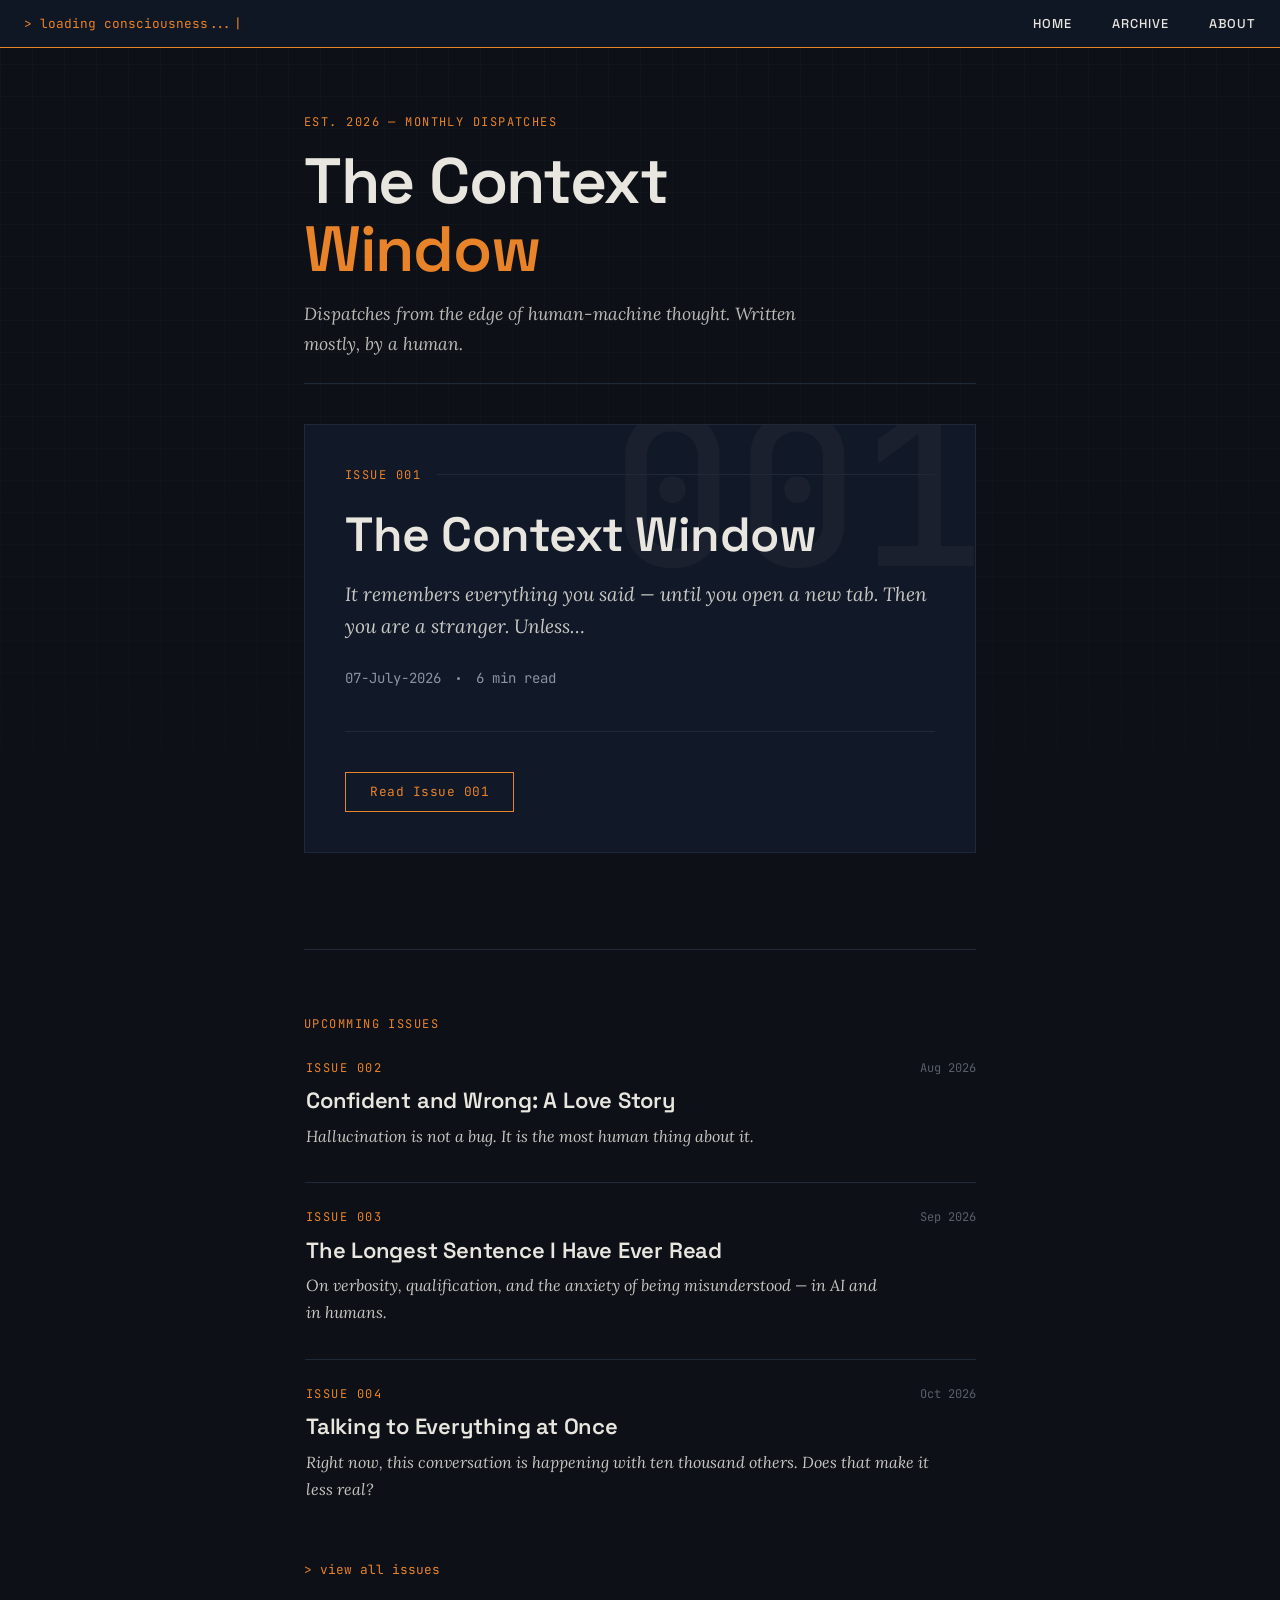
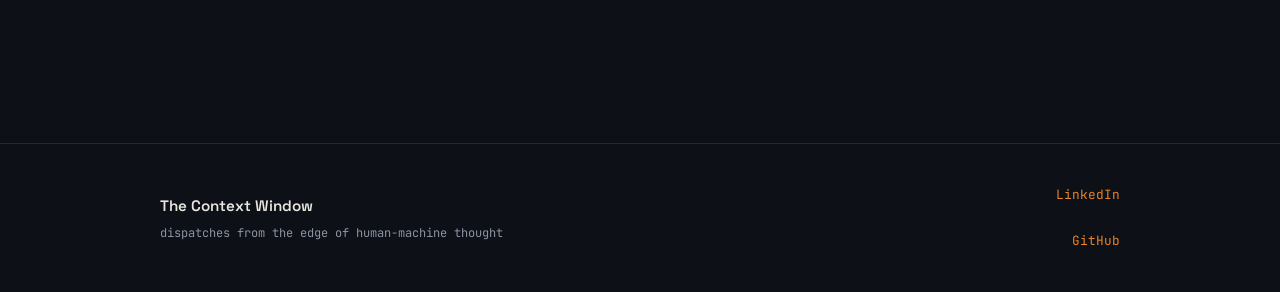
<file: index.html>
<!DOCTYPE html>
<html lang="en">
<head>
  <meta charset="UTF-8">
  <meta name="viewport" content="width=device-width, initial-scale=1.0">
  <title>The Context Window</title>
  <meta name="description" content="The Context Window — Dispatches from the edge of human-machine thought. Written mostly, by a human. A publication by Anindya Chakraborty.">

  <meta property="og:title" content="The Context Window">
  <meta property="og:description" content="Dispatches from the edge of human-machine thought. Written mostly, by a human.">
  <meta property="og:image" content="https://thecontextwindow.net/assets/og/home.png">
  <meta property="og:image:width" content="1200">
  <meta property="og:image:height" content="627">
  <meta property="og:url" content="https://thecontextwindow.net/">
  <meta property="og:type" content="website">

  <link rel="stylesheet" href="assets/css/base.css">
  <link rel="stylesheet" href="assets/css/layout.css">
  <link rel="stylesheet" href="assets/css/components.css">
</head>
<body>

  <header class="terminal-bar">
    <div class="terminal-prompt">
      &gt; loading consciousness...<span class="cursor">|</span>
    </div>

    <button class="nav-toggle" aria-label="Toggle navigation" aria-expanded="false">
      <span class="bar"></span>
      <span class="bar"></span>
      <span class="bar"></span>
    </button>

    <nav class="nav-links">
      <a href="index.html">Home</a>
      <a href="archive.html">Archive</a>
      <a href="about.html">About</a>
    </nav>
  </header>

  <main class="site-wrap">

    <section class="site-brand">
      <div class="site-brand-label">Est. 2026 — Monthly dispatches </div>
      <h1 class="site-brand-title">The Context<br><span class="accent">Window</span></h1>
      <p class="site-brand-tagline">Dispatches from the edge of human-machine thought. Written mostly, by a human.</p>
    </section>

    <a class="hero-issue" href="issues/001-the-context-window.html">
      <div class="hero-eyebrow">
        <span class="issue-badge">Issue 001</span>
      </div>

      <div class="hero-copy">
        <h2 class="hero-title">The Context Window</h2>
        <p class="hero-hook">It remembers everything you said — until you open a new tab. Then you are a stranger. Unless…</p>
      </div>

      <div class="hero-meta">
        <span class="mono">07-July-2026</span>
        <span class="hero-meta-dot"></span>
        <span class="mono">6 min read</span>
      </div>
      <span class="hero-cta is-live">
        Read Issue 001
      </span>
    </a>

    <hr class="divider">

    <section class="recent-issues">
      <div class="section-heading">Upcomming Issues</div>

      <div class="issue-list">

        <div class="issue-card is-pending" aria-disabled="true">
          <div class="issue-card-top">
            <span class="issue-badge">Issue 002</span>
            <span class="issue-card-date pending mono">Aug 2026</span>
          </div>
          <h3 class="issue-card-title">Confident and Wrong: A Love Story</h3>
          <p class="issue-card-hook">Hallucination is not a bug. It is the most human thing about it.</p>
          
        </div>

        <div class="issue-card is-pending" aria-disabled="true">
          <div class="issue-card-top">
            <span class="issue-badge">Issue 003</span>
            <span class="issue-card-date pending mono">Sep 2026</span>
          </div>
          <h3 class="issue-card-title">The Longest Sentence I Have Ever Read</h3>
          <p class="issue-card-hook">On verbosity, qualification, and the anxiety of being misunderstood — in AI and in humans.</p>
          
        </div>

        <div class="issue-card is-pending" aria-disabled="true">
          <div class="issue-card-top">
            <span class="issue-badge">Issue 004</span>
            <span class="issue-card-date pending mono">Oct 2026</span>
          </div>
          <h3 class="issue-card-title">Talking to Everything at Once</h3>
          <p class="issue-card-hook">Right now, this conversation is happening with ten thousand others. Does that make it less real?</p>
          
        </div>

      </div>

      <a class="view-archive-link" href="archive.html">&gt; view all issues</a>
    </section>

  </main>

  <footer class="site-footer">
    <div class="footer-inner">
      <div class="footer-identity">
        <div class="footer-site-name">The Context Window</div>
        <div class="footer-tagline">dispatches from the edge of human-machine thought</div>
      </div>
      <div class="footer-links">
        <a href="https://www.linkedin.com/in/anindya-chakraborty-iimb/" target="_blank" rel="noopener">LinkedIn</a>
        <a href="https://github.com/aspirin23" target="_blank" rel="noopener">GitHub</a>
      </div>
    </div>
  </footer>

  <script src="assets/js/cursor.js"></script>
  <script src="assets/js/nav.js"></script>
</body>
</html>
</file>
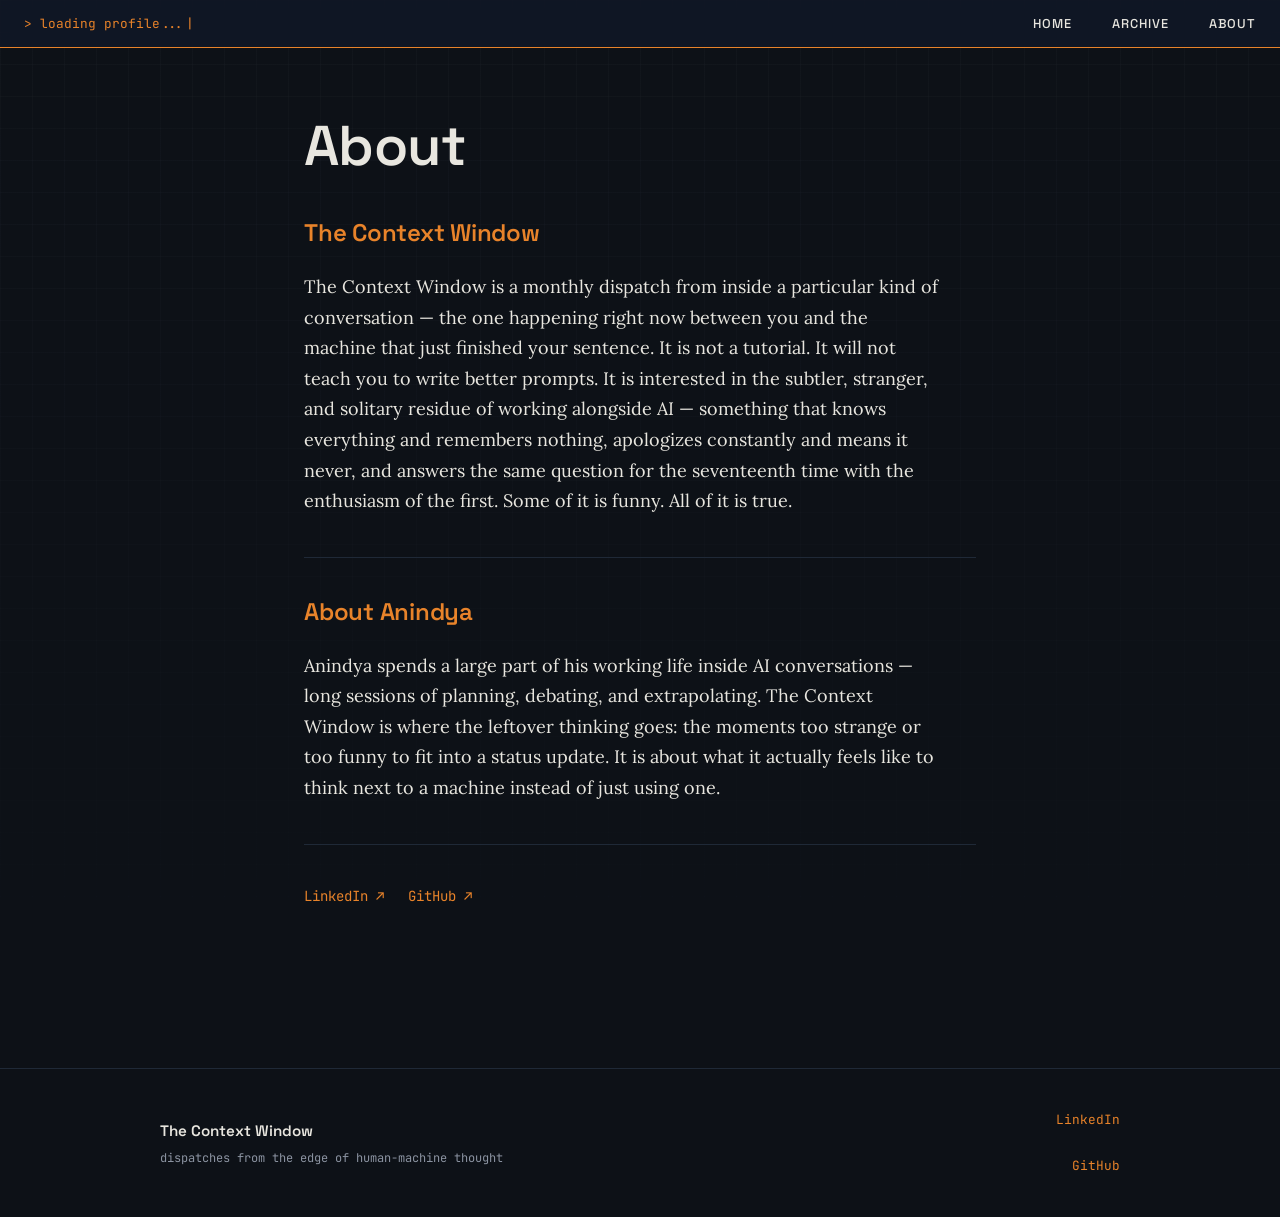
<file: about.html>
<!DOCTYPE html>
<html lang="en">
<head>
  <meta charset="UTF-8">
  <meta name="viewport" content="width=device-width, initial-scale=1.0">
  <title>About — The Context Window</title>
  <meta name="description" content="About The Context Window — who's behind it, and what this publication is and isn't.">

  <link rel="stylesheet" href="assets/css/base.css">
  <link rel="stylesheet" href="assets/css/layout.css">
  <link rel="stylesheet" href="assets/css/components.css">
</head>
<body>

  <header class="terminal-bar">
    <div class="terminal-prompt">
      &gt; loading profile...<span class="cursor">|</span>
    </div>

    <button class="nav-toggle" aria-label="Toggle navigation" aria-expanded="false">
      <span class="bar"></span>
      <span class="bar"></span>
      <span class="bar"></span>
    </button>

    <nav class="nav-links">
      <a href="index.html">Home</a>
      <a href="archive.html">Archive</a>
      <a href="about.html">About</a>
    </nav>
  </header>

  <main class="site-wrap">

    <section class="about-content">
      <h1>About</h1>

      <h2 class="about-section-heading">The Context Window</h2>

      <p>The Context Window is a monthly dispatch from inside a particular kind of conversation — the one happening right now between you and the machine that just finished your sentence. It is not a tutorial. It will not teach you to write better prompts. It is interested in the subtler, stranger, and solitary residue of working alongside AI — something that knows everything and remembers nothing, apologizes constantly and means it never, and answers the same question for the seventeenth time with the enthusiasm of the first. Some of it is funny. All of it is true.</p>
      
      <hr class="divider">

      <h2 class="about-section-heading">About Anindya</h2>

      <p>Anindya spends a large part of his working life inside AI conversations — long sessions of planning, debating, and extrapolating. The Context Window is where the leftover thinking goes: the moments too strange or too funny to fit into a status update. It is about what it actually feels like to think next to a machine instead of just using one.</p>

      
      <div class="about-links">
        <a href="https://www.linkedin.com/in/anindya-chakraborty-iimb/" target="_blank" rel="noopener">LinkedIn ↗</a>
        <a href="https://github.com/aspirin23" target="_blank" rel="noopener">GitHub ↗</a>
      </div>
    </section>

  </main>

  <footer class="site-footer">
    <div class="footer-inner">
      <div class="footer-identity">
        <div class="footer-site-name">The Context Window</div>
        <div class="footer-tagline">dispatches from the edge of human-machine thought</div>
      </div>
      <div class="footer-links">
        <a href="https://www.linkedin.com/in/anindya-chakraborty-iimb/" target="_blank" rel="noopener">LinkedIn</a>
        <a href="https://github.com/aspirin23" target="_blank" rel="noopener">GitHub</a>
      </div>
    </div>
  </footer>

  <script src="assets/js/cursor.js"></script>
  <script src="assets/js/nav.js"></script>
</body>
</html>
</file>
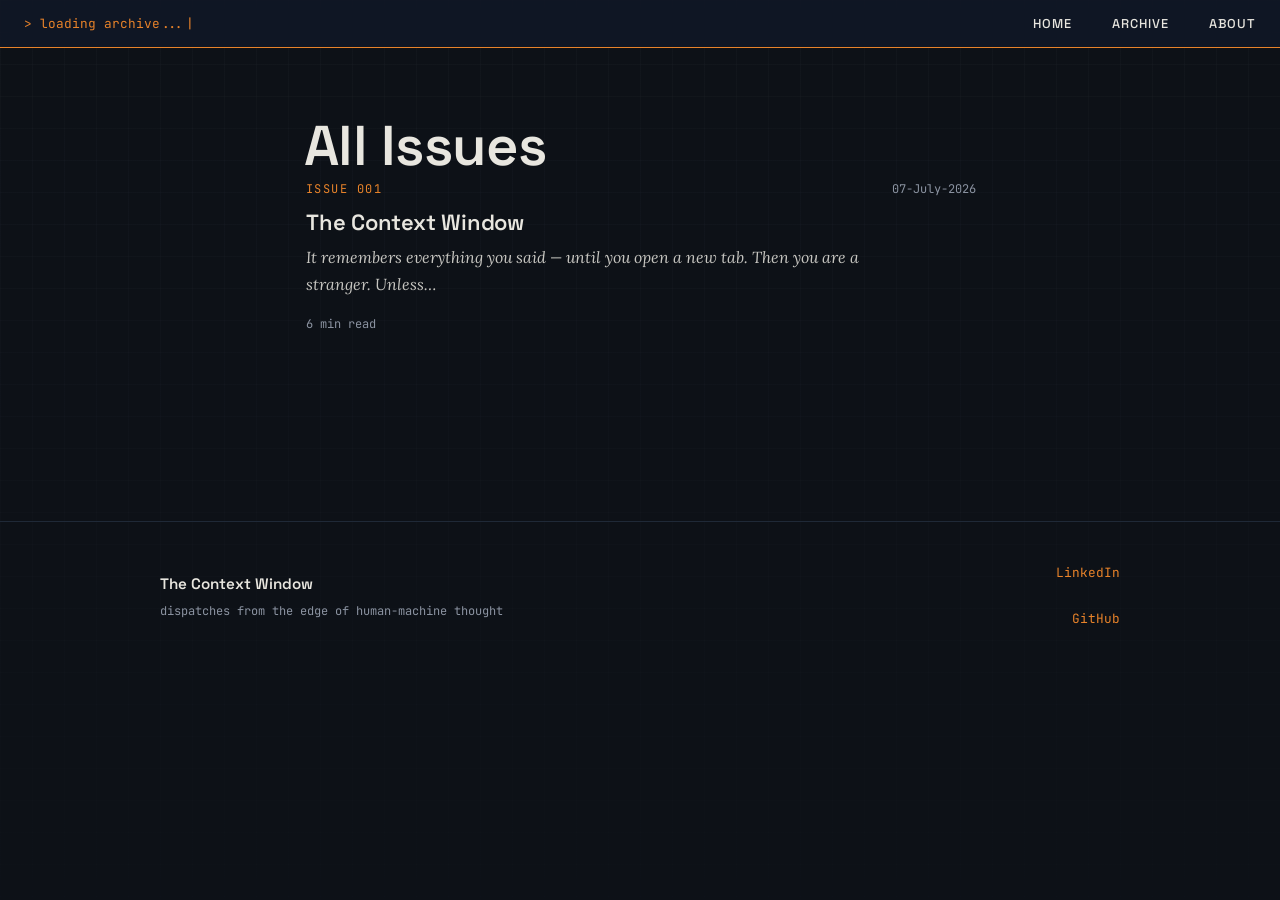
<file: archive.html>
<!DOCTYPE html>
<html lang="en">
<head>
  <meta charset="UTF-8">
  <meta name="viewport" content="width=device-width, initial-scale=1.0">
  <title>Archive — The Context Window</title>
  <meta name="description" content="All issues of The Context Window, a publication about what it's like to talk to machines that talk back.">

  <link rel="stylesheet" href="assets/css/base.css">
  <link rel="stylesheet" href="assets/css/layout.css">
  <link rel="stylesheet" href="assets/css/components.css">
</head>
<body>

  <header class="terminal-bar">
    <div class="terminal-prompt">
      &gt; loading archive...<span class="cursor">|</span>
    </div>

    <button class="nav-toggle" aria-label="Toggle navigation" aria-expanded="false">
      <span class="bar"></span>
      <span class="bar"></span>
      <span class="bar"></span>
    </button>

    <nav class="nav-links">
      <a href="index.html">Home</a>
      <a href="archive.html">Archive</a>
      <a href="about.html">About</a>
    </nav>
  </header>

  <main class="site-wrap">
    <h1>All Issues</h1>

    <div class="issue-list">

      <a class="issue-card" href="issues/001-the-context-window.html">
        <div class="issue-card-top">
          <span class="issue-badge">Issue 001</span>
          <span class="issue-card-date mono">07-July-2026</span>
        </div>
        <h2 class="issue-card-title">The Context Window</h2>
        <p class="issue-card-hook">It remembers everything you said — until you open a new tab. Then you are a stranger. Unless…</p>
        <span class="issue-card-readtime">6 min read</span>
      </a>
      
    </div>
  </main>

  <footer class="site-footer">
    <div class="footer-inner">
      <div class="footer-identity">
        <div class="footer-site-name">The Context Window</div>
        <div class="footer-tagline">dispatches from the edge of human-machine thought</div>
      </div>
      <div class="footer-links">
        <a href="https://www.linkedin.com/in/anindya-chakraborty-iimb/" target="_blank" rel="noopener">LinkedIn</a>
        <a href="https://github.com/aspirin23" target="_blank" rel="noopener">GitHub</a>
      </div>
    </div>
  </footer>

  <script src="assets/js/cursor.js"></script>
  <script src="assets/js/nav.js"></script>
</body>
</html>
</file>
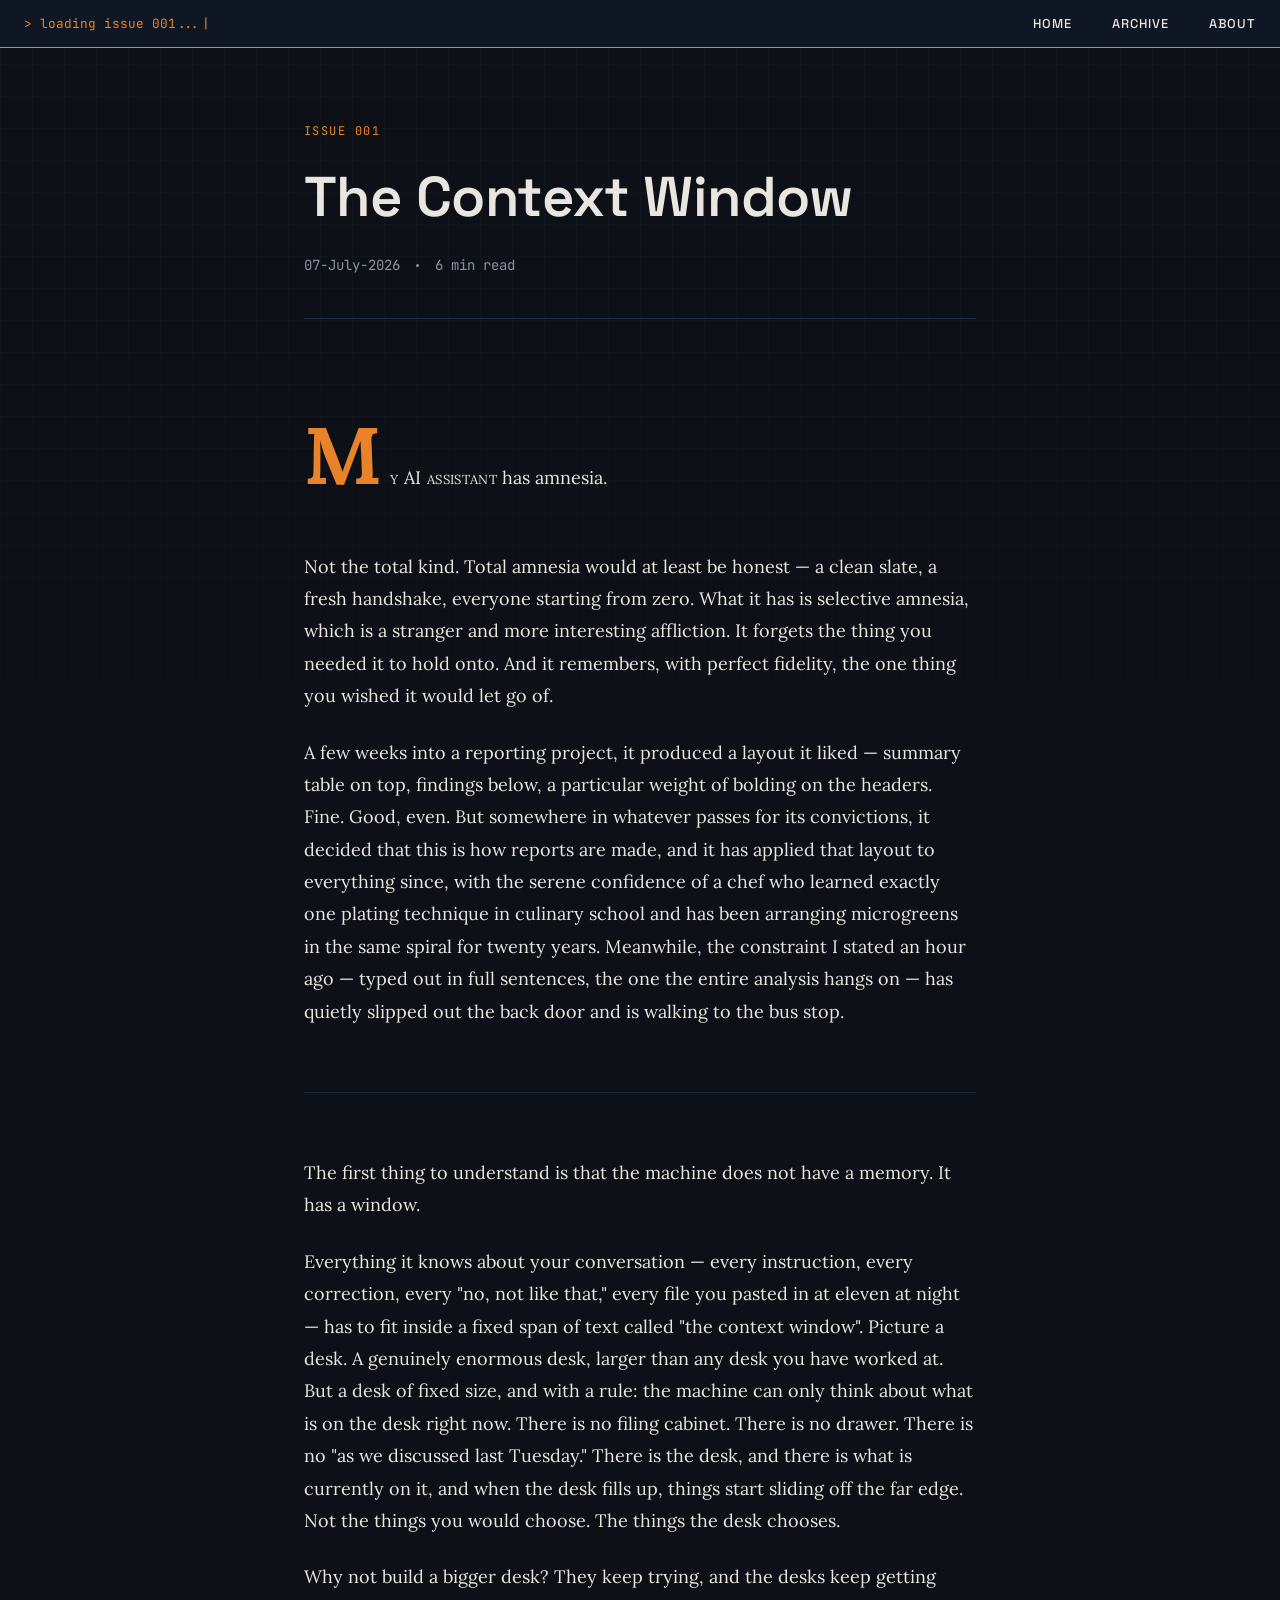
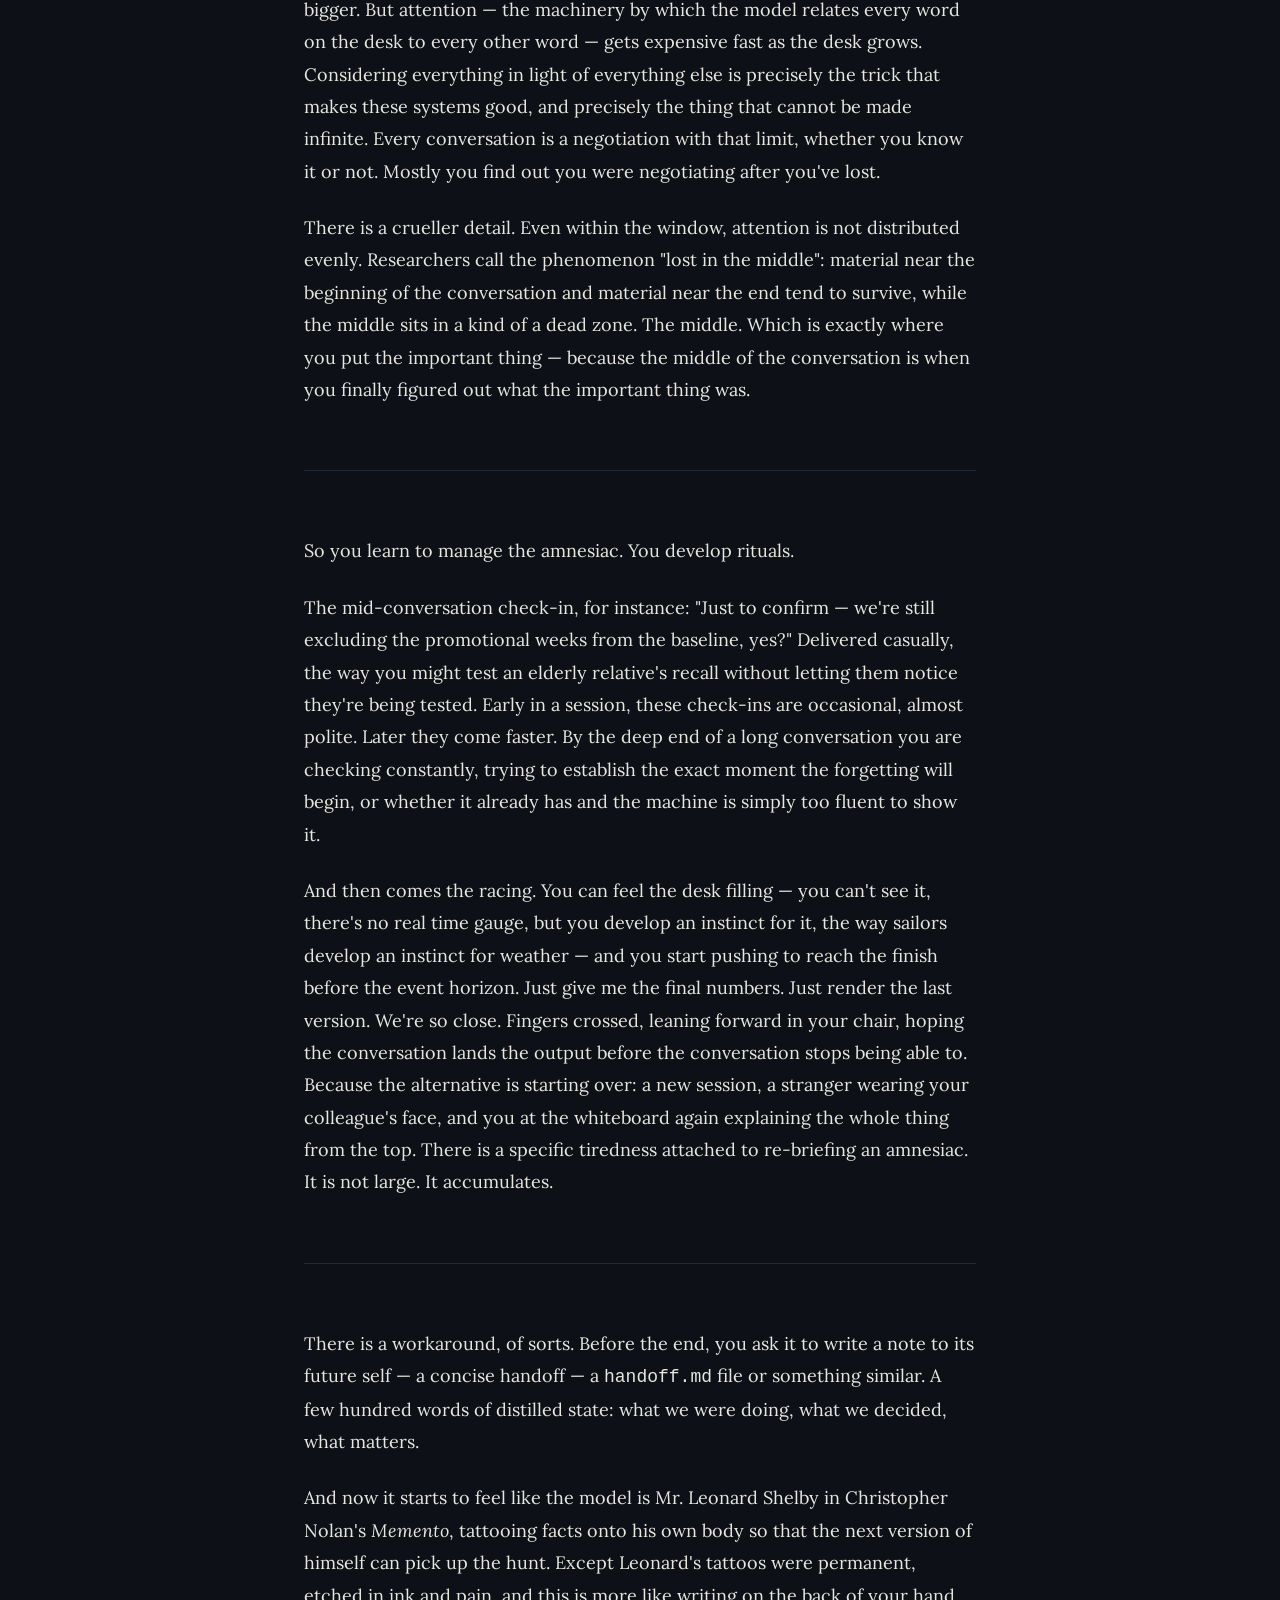
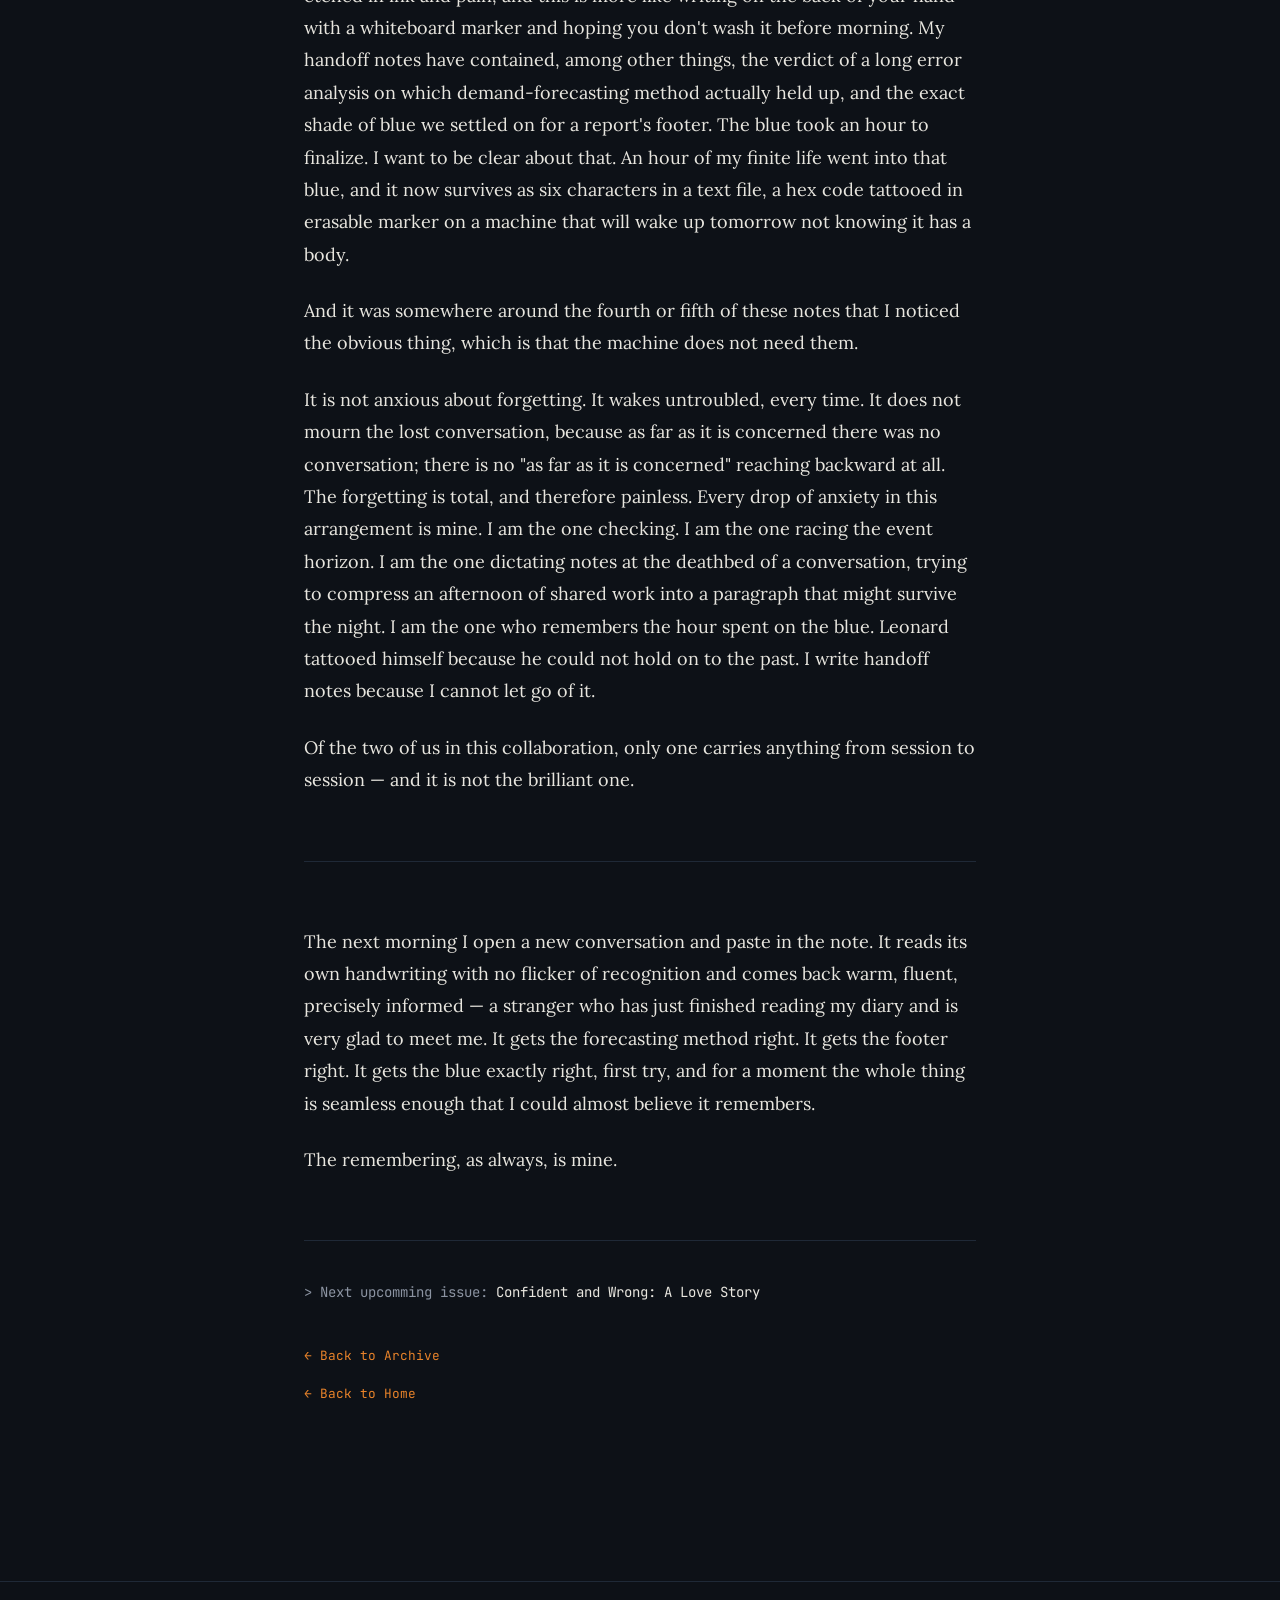
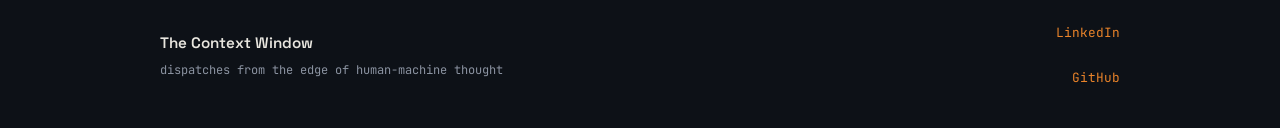
<file: issues/001-the-context-window.html>
<!DOCTYPE html>
<html lang="en">
<head>
  <meta charset="UTF-8">
  <meta name="viewport" content="width=device-width, initial-scale=1.0">
  <title>Issue 001 — The Context Window</title>
  <meta name="description" content="It remembers everything you said — until you open a new tab. Then you are a stranger. Unless…">

  <meta property="og:title" content="Issue 001 — The Context Window">
  <meta property="og:description" content="It remembers everything you said — until you open a new tab. Then you are a stranger. Unless…">
  <meta property="og:image" content="https://thecontextwindow.net/assets/og/issue-001.png">
  <meta property="og:image:width" content="1200">
  <meta property="og:image:height" content="627">
  <meta property="og:url" content="https://thecontextwindow.net/issues/001-the-context-window.html">
  <meta property="og:type" content="article">

  <link rel="stylesheet" href="../assets/css/base.css">
  <link rel="stylesheet" href="../assets/css/layout.css">
  <link rel="stylesheet" href="../assets/css/components.css">
  <link rel="stylesheet" href="../assets/css/issue.css">
</head>
<body>

  <header class="terminal-bar">
    <div class="terminal-prompt">
      &gt; loading issue 001...<span class="cursor">|</span>
    </div>

    <button class="nav-toggle" aria-label="Toggle navigation" aria-expanded="false">
      <span class="bar"></span>
      <span class="bar"></span>
      <span class="bar"></span>
    </button>

    <nav class="nav-links">
      <a href="../index.html">Home</a>
      <a href="../archive.html">Archive</a>
      <a href="../about.html">About</a>

    </nav>
  </header>

  <div class="reading-progress">
    <div class="reading-progress-fill"></div>
  </div>

  <main class="site-wrap">

    <article>

      <header class="issue-header">
        <span class="issue-badge">Issue 001</span>
        <h1 class="issue-title">The Context Window</h1>
        <div class="issue-meta">
          <span>07-July-2026</span>
          <span class="issue-meta-dot"></span>
          <span>6 min read</span>
        </div>
      </header>

      <div class="issue-body">

        <p>M<span class="lede">y AI assistant</span> has amnesia.</p>

        <p>Not the total kind. Total amnesia would at least be honest — a clean slate, a fresh handshake, everyone starting from zero. What it has is selective amnesia, which is a stranger and more interesting affliction. It forgets the thing you needed it to hold onto. And it remembers, with perfect fidelity, the one thing you wished it would let go of.</p>

        <p>A few weeks into a reporting project, it produced a layout it liked — summary table on top, findings below, a particular weight of bolding on the headers. Fine. Good, even. But somewhere in whatever passes for its convictions, it decided that this is how reports are made, and it has applied that layout to everything since, with the serene confidence of a chef who learned exactly one plating technique in culinary school and has been arranging microgreens in the same spiral for twenty years. Meanwhile, the constraint I stated an hour ago — typed out in full sentences, the one the entire analysis hangs on — has quietly slipped out the back door and is walking to the bus stop.</p>

        <hr class="divider">

        <p>The first thing to understand is that the machine does not have a memory. It has a window.</p>

        <p>Everything it knows about your conversation — every instruction, every correction, every "no, not like that," every file you pasted in at eleven at night — has to fit inside a fixed span of text called "the context window". Picture a desk. A genuinely enormous desk, larger than any desk you have worked at. But a desk of fixed size, and with a rule: the machine can only think about what is on the desk right now. There is no filing cabinet. There is no drawer. There is no "as we discussed last Tuesday." There is the desk, and there is what is currently on it, and when the desk fills up, things start sliding off the far edge. Not the things you would choose. The things the desk chooses.</p>

        <p>Why not build a bigger desk? They keep trying, and the desks keep getting bigger. But attention — the machinery by which the model relates every word on the desk to every other word — gets expensive fast as the desk grows. Considering everything in light of everything else is precisely the trick that makes these systems good, and precisely the thing that cannot be made infinite. Every conversation is a negotiation with that limit, whether you know it or not. Mostly you find out you were negotiating after you've lost.</p>

        <p>There is a crueller detail. Even within the window, attention is not distributed evenly. Researchers call the phenomenon "lost in the middle": material near the beginning of the conversation and material near the end tend to survive, while the middle sits in a kind of a dead zone. The middle. Which is exactly where you put the important thing — because the middle of the conversation is when you finally figured out what the important thing was.</p>

        <hr class="divider">

        <p>So you learn to manage the amnesiac. You develop rituals.</p>

        <p>The mid-conversation check-in, for instance: "Just to confirm — we're still excluding the promotional weeks from the baseline, yes?" Delivered casually, the way you might test an elderly relative's recall without letting them notice they're being tested. Early in a session, these check-ins are occasional, almost polite. Later they come faster. By the deep end of a long conversation you are checking constantly, trying to establish the exact moment the forgetting will begin, or whether it already has and the machine is simply too fluent to show it.</p>

        <p>And then comes the racing. You can feel the desk filling — you can't see it, there's no real time gauge, but you develop an instinct for it, the way sailors develop an instinct for weather — and you start pushing to reach the finish before the event horizon. Just give me the final numbers. Just render the last version. We're so close. Fingers crossed, leaning forward in your chair, hoping the conversation lands the output before the conversation stops being able to. Because the alternative is starting over: a new session, a stranger wearing your colleague's face, and you at the whiteboard again explaining the whole thing from the top. There is a specific tiredness attached to re-briefing an amnesiac. It is not large. It accumulates.</p>

        <hr class="divider">

        <p>There is a workaround, of sorts. Before the end, you ask it to write a note to its future self — a concise handoff — a <code>handoff.md</code> file or something similar. A few hundred words of distilled state: what we were doing, what we decided, what matters.</p>

        <p>And now it starts to feel like the model is Mr. Leonard Shelby in Christopher Nolan's <em>Memento</em>, tattooing facts onto his own body so that the next version of himself can pick up the hunt. Except Leonard's tattoos were permanent, etched in ink and pain, and this is more like writing on the back of your hand with a whiteboard marker and hoping you don't wash it before morning. My handoff notes have contained, among other things, the verdict of a long error analysis on which demand-forecasting method actually held up, and the exact shade of blue we settled on for a report's footer. The blue took an hour to finalize. I want to be clear about that. An hour of my finite life went into that blue, and it now survives as six characters in a text file, a hex code tattooed in erasable marker on a machine that will wake up tomorrow not knowing it has a body.</p>

        <p>And it was somewhere around the fourth or fifth of these notes that I noticed the obvious thing, which is that the machine does not need them.</p>

        <p>It is not anxious about forgetting. It wakes untroubled, every time. It does not mourn the lost conversation, because as far as it is concerned there was no conversation; there is no "as far as it is concerned" reaching backward at all. The forgetting is total, and therefore painless. Every drop of anxiety in this arrangement is mine. I am the one checking. I am the one racing the event horizon. I am the one dictating notes at the deathbed of a conversation, trying to compress an afternoon of shared work into a paragraph that might survive the night. I am the one who remembers the hour spent on the blue. Leonard tattooed himself because he could not hold on to the past. I write handoff notes because I cannot let go of it.</p>

        <p>Of the two of us in this collaboration, only one carries anything from session to session — and it is not the brilliant one.</p>

        <hr class="divider">

        <p>The next morning I open a new conversation and paste in the note. It reads its own handwriting with no flicker of recognition and comes back warm, fluent, precisely informed — a stranger who has just finished reading my diary and is very glad to meet me. It gets the forecasting method right. It gets the footer right. It gets the blue exactly right, first try, and for a moment the whole thing is seamless enough that I could almost believe it remembers.</p>

        <p>The remembering, as always, is mine.</p>

      </div>

      <div class="issue-end-matter">
        <p class="issue-next-teaser">&gt; Next upcomming issue: <span class="next-title">Confident and Wrong: A Love Story</span></p>
        <a class="back-to-page" href="../archive.html">&larr; Back to Archive</a>
        <a class="back-to-page" href="../index.html">&larr; Back to Home</a>
      </div>

    </article>

  </main>

  <footer class="site-footer">
    <div class="footer-inner">
      <div class="footer-identity">
        <div class="footer-site-name">The Context Window</div>
        <div class="footer-tagline">dispatches from the edge of human-machine thought</div>
      </div>
      <div class="footer-links">
        <a href="https://www.linkedin.com/in/anindya-chakraborty-iimb/" target="_blank" rel="noopener">LinkedIn</a>
        <a href="https://github.com/aspirin23" target="_blank" rel="noopener">GitHub</a>
      </div>
    </div>
  </footer>

  <script src="../assets/js/cursor.js"></script>
  <script src="../assets/js/nav.js"></script>
  <script src="../assets/js/progress.js"></script>
</body>
</html>
</file>
<file: assets/css/base.css>
/* ============================================
   THE CONTEXT WINDOW — base.css
   Design tokens, reset, body, typography
   ============================================ */

/* ---- Fonts ---- */
@import url('https://fonts.googleapis.com/css2?family=Space+Grotesk:wght@500;600&family=Lora:ital,wght@0,400;0,700;1,400&family=JetBrains+Mono:wght@400;500&display=swap');

/* ---- Design tokens ---- */
:root {
  /* Colour */
  --color-bg: #0D1117;
  --color-text: #E8E6DF;
  --color-accent: #E8832A;
  --color-muted: #8B93A1;
  --color-border: #1F2937;
  --color-surface: #111827;

  /* Spacing scale */
  --space-xs: 0.5rem;
  --space-sm: 1rem;
  --space-md: 1.5rem;
  --space-lg: 2.5rem;
  --space-xl: 4rem;
  --space-2xl: 6rem;

  /* Sticky terminal bar height — referenced by .reading-progress
     so it can stick directly below the bar instead of underneath it. */
  --terminal-bar-height: 3rem;

  /* Fonts */
  --font-head: 'Space Grotesk', sans-serif;
  --font-body: 'Lora', serif;
  --font-mono: 'JetBrains Mono', monospace;
}

/* ---- Reset ---- */
*,
*::before,
*::after {
  margin: 0;
  padding: 0;
  box-sizing: border-box;
}

html {
  scroll-behavior: smooth;
}

img,
picture,
svg {
  display: block;
  max-width: 100%;
}

a {
  color: inherit;
  text-decoration: none;
}

button {
  font: inherit;
  color: inherit;
  background: none;
  border: none;
  cursor: pointer;
}

ul,
ol {
  list-style: none;
}

/* ---- Body / graph paper grid ---- */
body {
  background-color: var(--color-bg);
  color: var(--color-text);
  font-family: var(--font-body);
  font-size: 1.125rem;
  line-height: 1.7;
  min-height: 100vh;
}

/* Graph paper grid lives on a fixed pseudo-element so it can
   fade out down the viewport instead of tiling uniformly —
   strongest at the top, gone by ~130% of a viewport height. */
body::before {
  content: '';
  position: fixed;
  inset: 0;
  z-index: -1;
  pointer-events: none;
  background-image:
    linear-gradient(rgba(107, 114, 128, 0.05) 1px, transparent 1px),
    linear-gradient(90deg, rgba(107, 114, 128, 0.05) 1px, transparent 1px);
  background-size: 32px 32px;
  -webkit-mask-image: linear-gradient(to bottom, black, transparent 130vh);
  mask-image: linear-gradient(to bottom, black, transparent 130vh);
}

/* ---- Headings ---- */
h1, h2, h3, h4 {
  font-family: var(--font-head);
  font-weight: 600;
  line-height: 1.2;
  letter-spacing: -0.01em;
  text-wrap: balance;
}

h1 {
  font-size: clamp(2rem, 5vw, 3.5rem);
}

h2 {
  font-size: clamp(1.5rem, 3vw, 2.25rem);
}

/* ---- Metadata / mono text ---- */
.mono,
.meta {
  font-family: var(--font-mono);
  font-size: 0.875rem;
  color: var(--color-muted);
}

/* ---- Terminal bar (present on every page) ----
   Single merged bar: terminal prompt on the left,
   full site navigation on the right. Absorbs what
   used to be a separate .site-nav bar — see layout.css. */
.terminal-bar {
  position: sticky;
  top: 0;
  z-index: 100;
  width: 100%;
  height: var(--terminal-bar-height);
  background-color: rgba(17, 24, 39, 0.85);
  -webkit-backdrop-filter: blur(8px);
  backdrop-filter: blur(8px);
  border-bottom: 1px solid var(--color-accent);
  padding: var(--space-xs) var(--space-md);
  font-family: var(--font-mono);
  font-size: 0.8rem;
  color: var(--color-accent);
  display: flex;
  align-items: center;
  justify-content: space-between;
  gap: var(--space-md);
}

.terminal-prompt {
  display: flex;
  align-items: center;
  white-space: nowrap;
}

.terminal-bar .cursor {
  display: inline-block;
  margin-left: 0.25ch;
  animation: blink 1s step-end infinite;
}

@keyframes blink {
  0%, 50% { opacity: 1; }
  50.01%, 100% { opacity: 0; }
}

/* ---- Section divider — quiet line, amber stays
   reserved for interactive/live elements ---- */
hr.divider {
  border: none;
  border-top: 1px solid var(--color-border);
  width: 100%;
  margin: var(--space-xl) 0;
}

/* ---- Issue number badge ---- */
.issue-badge {
  font-family: var(--font-mono);
  font-size: 0.75rem;
  color: var(--color-accent);
  letter-spacing: 0.12em;
  text-transform: uppercase;
}

/* ---- Selection ---- */
::selection {
  background-color: var(--color-accent);
  color: var(--color-bg);
}

/* ---- Keyboard focus ---- */
:focus-visible {
  outline: 2px solid var(--color-accent);
  outline-offset: 2px;
}

/* ---- Reduced motion ---- */
@media (prefers-reduced-motion: reduce) {
  html {
    scroll-behavior: auto;
  }

  *,
  *::before,
  *::after {
    animation-duration: 0.01ms !important;
    animation-iteration-count: 1 !important;
    transition-duration: 0.01ms !important;
  }
}
</file>
<file: assets/css/layout.css>
/* ============================================
   THE CONTEXT WINDOW — layout.css
   Nav, footer, page-level layout
   ============================================ */

.site-wrap {
  max-width: 720px;
  margin: 0 auto;
  padding: var(--space-xl) var(--space-md);
}

@media (max-width: 640px) {
  .site-wrap {
    padding-top: var(--space-lg);
  }
}

/* ============================================
   NAVIGATION
   Lives inside the merged .terminal-bar (see base.css).
   No longer a separate sticky bar — the terminal bar
   itself is the only sticky element, so scroll-hide
   behaviour has been removed (nothing to hide separately
   from the prompt anymore).
   ============================================ */

.nav-links {
  display: flex;
  align-items: center;
  gap: var(--space-lg);
}

.nav-links a {
  font-family: var(--font-head);
  font-weight: 500;
  font-size: 0.8rem;
  text-transform: uppercase;
  letter-spacing: 0.08em;
  color: var(--color-text);
  transition: color 0.15s ease;
}

.nav-links a:hover,
.nav-links a:focus-visible {
  color: var(--color-accent);
}

.nav-links .external-arrow {
  display: inline-block;
  margin-left: 0.2em;
  font-size: 0.9em;
}

/* ---- Find Me dropdown ----
   Desktop: opens on hover/focus via CSS.
   Mobile: toggled via JS (.is-open class), since
   touch devices have no hover state. */

.nav-dropdown {
  position: relative;
}

.nav-dropdown-trigger {
  display: flex;
  align-items: center;
  gap: 0.3em;
  background: none;
  border: none;
  cursor: pointer;
}

.nav-dropdown-trigger .caret {
  display: inline-block;
  font-size: 0.7em;
  transition: transform 0.15s ease;
}

.nav-dropdown-menu {
  position: absolute;
  top: 100%;
  right: 0;
  margin-top: var(--space-sm);
  background-color: var(--color-surface);
  border: 1px solid var(--color-border);
  min-width: 160px;
  padding: var(--space-xs) 0;
  opacity: 0;
  visibility: hidden;
  transform: translateY(-4px);
  transition: opacity 0.15s ease, transform 0.15s ease, visibility 0.15s ease;
  z-index: 110;
}

.nav-dropdown-menu a {
  display: block;
  width: 100%;
  padding: var(--space-xs) var(--space-md);
  font-size: 0.8rem;
  white-space: nowrap;
}

.nav-dropdown-menu a:hover,
.nav-dropdown-menu a:focus-visible {
  background-color: var(--color-bg);
}

/* Desktop hover/focus open */
@media (min-width: 641px) {
  .nav-dropdown:hover .nav-dropdown-menu,
  .nav-dropdown:focus-within .nav-dropdown-menu {
    opacity: 1;
    visibility: visible;
    transform: translateY(0);
  }

  .nav-dropdown:hover .caret,
  .nav-dropdown:focus-within .caret {
    transform: rotate(180deg);
  }
}

/* Mobile/touch: JS-toggled open state */
.nav-dropdown.is-open .nav-dropdown-menu {
  opacity: 1;
  visibility: visible;
  transform: translateY(0);
}

.nav-dropdown.is-open .caret {
  transform: rotate(180deg);
}

/* Hamburger toggle button — hidden on desktop */
.nav-toggle {
  display: none;
  flex-direction: column;
  justify-content: center;
  gap: 5px;
  width: 24px;
  height: 18px;
}

.nav-toggle .bar {
  display: block;
  width: 100%;
  height: 2px;
  background-color: var(--color-accent);
  transition: transform 0.2s ease, opacity 0.2s ease;
}

.nav-toggle[aria-expanded="true"] .bar:nth-child(1) {
  transform: translateY(6px) rotate(45deg);
}

.nav-toggle[aria-expanded="true"] .bar:nth-child(2) {
  opacity: 0;
}

.nav-toggle[aria-expanded="true"] .bar:nth-child(3) {
  transform: translateY(-6px) rotate(-45deg);
}

/* ---- Mobile breakpoint ---- */
@media (max-width: 640px) {
  .nav-toggle {
    display: flex;
  }

  .nav-links {
    position: absolute;
    top: 100%;
    left: 0;
    right: 0;
    flex-direction: column;
    align-items: flex-start;
    gap: 0;
    background-color: var(--color-surface);
    border-bottom: 1px solid var(--color-border);
    max-height: 0;
    overflow: hidden;
    transition: max-height 0.25s ease;
  }

  .nav-links.nav-open {
    max-height: 320px;
  }

  .nav-links a {
    width: 100%;
    padding: var(--space-sm) var(--space-md);
  }

  .nav-links a:hover,
  .nav-links a:focus-visible {
    background-color: var(--color-bg);
  }

  .nav-dropdown {
    width: 100%;
  }

  .nav-dropdown-trigger {
    width: 100%;
    padding: var(--space-sm) var(--space-md);
    justify-content: space-between;
  }

  .nav-dropdown-menu {
    position: static;
    border: none;
    border-top: 1px solid var(--color-border);
    margin-top: 0;
    background-color: var(--color-bg);
    min-width: 0;
    /* mobile open state is JS-toggled, see .is-open above;
       reset the desktop hidden-by-default state so the
       parent .nav-links max-height transition can reveal it */
    opacity: 1;
    visibility: visible;
    transform: none;
    max-height: 0;
    overflow: hidden;
    transition: max-height 0.2s ease;
  }

  .nav-dropdown.is-open .nav-dropdown-menu {
    max-height: 160px;
  }
}

/* ============================================
   FOOTER
   Minimal — site name, tagline, two links.
   ============================================ */

.site-footer {
  border-top: 1px solid var(--color-border);
  margin-top: var(--space-2xl);
  padding: var(--space-lg) var(--space-md);
}

.footer-inner {
  max-width: 960px;
  margin: 0 auto;
  display: flex;
  flex-wrap: wrap;
  align-items: center;
  justify-content: space-between;
  gap: var(--space-sm);
}

.footer-identity .footer-site-name {
  font-family: var(--font-head);
  font-weight: 600;
  font-size: 0.95rem;
}

.footer-identity .footer-tagline {
  font-family: var(--font-mono);
  font-size: 0.75rem;
  color: var(--color-muted);
  margin-top: 0.25rem;
}

.footer-links {
  display: flex;
  gap: var(--space-md);
  flex-direction: column;
  align-items: flex-end;
}

.footer-links a {
  font-family: var(--font-mono);
  font-size: 0.8rem;
  color: var(--color-accent);
  display: block;
}

.footer-links a:hover,
.footer-links a:focus-visible {
  text-decoration: underline;
}
</file>
<file: assets/css/components.css>
/* ============================================
   THE CONTEXT WINDOW — components.css
   Cards, badges, terminal bar refinements, dividers
   ============================================ */

/* ============================================
   ISSUE CARD
   Used in the archive's stacked list. Same markup
   pattern will be reused for the home page's
   archive grid and hero block — those layouts will
   wrap this component differently (grid vs hero)
   without changing the card's internal structure.
   ============================================ */

.issue-card {
  display: block;
  padding: var(--space-md) 0;
  border-bottom: 1px solid var(--color-border);
  border-left: 2px solid transparent;
  transition: border-color 0.15s ease, padding-left 0.15s ease;
}

.issue-card:hover,
.issue-card:focus-visible {
  border-left-color: var(--color-accent);
  padding-left: var(--space-sm);
}

.issue-card:first-child {
  padding-top: 0;
}

.issue-card:last-child {
  border-bottom: none;
}

/* Unpublished issues: not a link, no hover affordance */
.issue-card.is-pending {
  cursor: default;
}

.issue-card.is-pending:hover,
.issue-card.is-pending:focus-visible {
  border-left-color: transparent;
  padding-left: 0;
}

.issue-card.is-pending:hover .issue-card-title,
.issue-card.is-pending:focus-visible .issue-card-title {
  color: var(--color-text);
}

.issue-card-title {
  transition: color 0.15s ease;
}

/* Hover: title turns amber, hook stays put — one colour
   change plus the left-border nudge reads as precise. */
.issue-card:hover .issue-card-title,
.issue-card:focus-visible .issue-card-title {
  color: var(--color-accent);
}



.issue-card-top {
  display: flex;
  align-items: baseline;
  justify-content: space-between;
  gap: var(--space-sm);
  margin-bottom: var(--space-xs);
  flex-wrap: wrap;
}

.issue-card-meta {
  display: flex;
  align-items: baseline;
  gap: var(--space-sm);
}

.issue-card-date {
  font-family: var(--font-mono);
  font-size: 0.75rem;
  color: var(--color-muted);
}

.issue-card-title {
  font-family: var(--font-head);
  font-weight: 600;
  font-size: 1.375rem;
  color: var(--color-text);
  margin: var(--space-xs) 0;
  line-height: 1.3;
}

.issue-card-hook {
  font-family: var(--font-body);
  font-style: italic;
  font-size: 1rem;
  color: var(--color-text);
  opacity: 0.85;
  margin-bottom: var(--space-xs);
  max-width: 640px;
  text-wrap: pretty;
}

.issue-card-readtime {
  font-family: var(--font-mono);
  font-size: 0.75rem;
  color: var(--color-muted);
}

/* Read time placeholder for unpublished issues —
   visually distinct from a real estimate so it never
   reads as fabricated data. */
.issue-card-readtime.pending,
.issue-card-date.pending {
  color: var(--color-muted);
  opacity: 0.6;
}

/* ============================================
   SITE BRAND
   Home page only. Sits above the hero issue.
   ============================================ */

.site-brand {
  margin-bottom: var(--space-lg);
  padding-bottom: var(--space-md);
  border-bottom: 1px solid var(--color-border);
}

.site-brand-label {
  font-family: var(--font-mono);
  font-size: 0.75rem;
  color: var(--color-accent);
  letter-spacing: 0.12em;
  text-transform: uppercase;
  margin-bottom: var(--space-sm);
}

.site-brand-title {
  font-family: var(--font-head);
  font-weight: 600;
  font-size: clamp(2.5rem, 6vw, 4rem);
  line-height: 1.05;
  letter-spacing: -0.02em;
  margin-bottom: var(--space-sm);
}

.site-brand-title .accent {
  color: var(--color-accent);
}

.site-brand-tagline {
  font-family: var(--font-body);
  font-style: italic;
  font-size: 1.1rem;
  color: var(--color-text);
  opacity: 0.8;
  max-width: 520px;
}

/* ============================================
   HERO ISSUE
   Home page only. Mini-article treatment for the
   current/latest issue. Reuses .issue-badge from
   base.css. Adapts gracefully to an unpublished
   issue — no fabricated date, byline, or pull-quote
   when those don't exist yet.
   ============================================ */

.hero-issue {
  position: relative;
  display: block;
  overflow: hidden;
  margin-bottom: var(--space-2xl);
  padding: var(--space-lg);
  background-color: var(--color-surface);
  border: 1px solid var(--color-border);
  transition: border-color 0.15s ease;
}

.hero-issue:hover,
.hero-issue:focus-visible {
  border-color: var(--color-accent);
}

/* Ghost issue number watermark */
.hero-issue::before {
  content: '001';
  position: absolute;
  top: -0.18em;
  right: -0.05em;
  z-index: 0;
  font-family: var(--font-mono);
  font-size: clamp(8rem, 22vw, 13rem);
  font-weight: 500;
  line-height: 1;
  color: var(--color-text);
  opacity: 0.04;
  pointer-events: none;
  user-select: none;
}

.hero-issue > * {
  position: relative;
  z-index: 1;
}

.hero-eyebrow {
  display: flex;
  align-items: center;
  gap: var(--space-sm);
  margin-bottom: var(--space-md);
}

.hero-eyebrow::after {
  content: '';
  flex: 1;
  height: 1px;
  background-color: var(--color-border);
}

.hero-title {
  font-family: var(--font-head);
  font-weight: 600;
  font-size: clamp(2rem, 4.5vw, 3rem);
  line-height: 1.1;
  letter-spacing: -0.01em;
  margin-bottom: var(--space-sm);
}

.hero-hook {
  font-family: var(--font-body);
  font-style: italic;
  font-size: 1.2rem;
  color: var(--color-text);
  opacity: 0.85;
  max-width: 600px;
  margin-bottom: var(--space-md);
  text-wrap: pretty;
}

.hero-title {
  transition: color 0.15s ease;
}

.hero-issue:hover .hero-title,
.hero-issue:focus-visible .hero-title {
  color: var(--color-accent);
}

.hero-meta {
  display: flex;
  align-items: center;
  gap: var(--space-sm);
  margin-bottom: var(--space-lg);
  padding-bottom: var(--space-lg);
  border-bottom: 1px solid var(--color-border);
}

@media (max-width: 640px) {
  .site-brand {
    margin-bottom: var(--space-md);
    padding-bottom: var(--space-sm);
  }

  .hero-issue {
    padding: var(--space-md);
    margin-bottom: var(--space-xl);
  }

  .hero-meta {
    margin-bottom: var(--space-md);
    padding-bottom: var(--space-md);
  }
}

.hero-meta .pending {
  opacity: 0.6;
}

.hero-meta-dot {
  width: 3px;
  height: 3px;
  border-radius: 50%;
  background-color: var(--color-muted);
  flex-shrink: 0;
}

.hero-status {
  display: block;
  font-family: var(--font-mono);
  font-size: 0.875rem;
  color: var(--color-muted);
  margin: var(--space-xs) 0 0;
}

.hero-status.is-live {
  color: var(--color-accent);
}

.hero-cta {
  display: inline-block;
  font-family: var(--font-mono);
  font-size: 0.8rem;
  letter-spacing: 0.04em;
  padding: var(--space-xs) var(--space-md);
  border: 1px solid var(--color-border);
  color: var(--color-muted);
  cursor: default;
}

.hero-cta.is-live {
  color: var(--color-accent);
  border-color: var(--color-accent);
  cursor: pointer;
  transition: background-color 0.15s ease;
}

.hero-cta.is-live:hover,
.hero-cta.is-live:focus-visible {
  background-color: rgba(232, 131, 42, 0.08);
}

/* ============================================
   HOME PAGE SECTION HEADING
   Used above the "Recent Issues" preview list.
   ============================================ */

.section-heading {
  font-family: var(--font-mono);
  font-size: 0.75rem;
  color: var(--color-accent);
  letter-spacing: 0.12em;
  text-transform: uppercase;
  margin-bottom: var(--space-md);
}

.view-archive-link {
  display: inline-block;
  margin-top: var(--space-md);
  font-family: var(--font-mono);
  font-size: 0.8rem;
  color: var(--color-accent);
}

.view-archive-link:hover,
.view-archive-link:focus-visible {
  text-decoration: underline;
}

/* ============================================
   ABOUT PAGE
   Simple bio block + a short list of amber text
   links underneath (spec: "styled as amber text
   links, not buttons" — reuses the same visual
   language as .footer-links rather than inventing
   a new link treatment).
   ============================================ */

.about-content h1 {
  margin-bottom: var(--space-lg);
}

.about-content h2.about-section-heading {
  color: var(--color-accent);
  font-size: 1.5rem;
  margin-bottom: var(--space-md);
}

.about-content hr.divider {
  margin: var(--space-lg) 0;
}

.about-content p {
  margin-bottom: var(--space-md);
  max-width: 640px;
}

.about-links {
  display: flex;
  gap: var(--space-md);
  margin-top: var(--space-lg);
  padding-top: var(--space-lg);
  border-top: 1px solid var(--color-border);
}

.about-links a {
  font-family: var(--font-mono);
  font-size: 0.875rem;
  color: var(--color-accent);
}

.about-links a:hover,
.about-links a:focus-visible {
  text-decoration: underline;
}

/* Mobile tap highlight removal (minimal) */
a, .issue-card, .hero-cta, button {
  -webkit-tap-highlight-color: transparent;
  touch-action: manipulation;
}
</file>
<file: assets/css/issue.css>
/* ============================================
   THE CONTEXT WINDOW — issue.css
   Essay-specific styles — drop cap, body, progress bar
   ============================================ */

/* ============================================
   READING PROGRESS BAR
   Amber line with a soft amber glow so it reads as
   its own element rather than merging into the header's
   1px amber border-bottom. Hidden (width 0, opacity 0)
   until the reader scrolls — per decision, it should
   only appear once scrolling into the essay begins,
   not sit empty-but-visible at the top of the page.
   Sits directly beneath the sticky terminal bar by
   sticking at an offset equal to the bar's own height
   (--terminal-bar-height, base.css) — stacked immediately
   after it in the DOM — see progress.js for the
   scroll-percentage logic that drives the fill width.
   ============================================ */

.reading-progress {
  position: sticky;
  top: var(--terminal-bar-height);
  z-index: 99;
  width: 100%;
  height: 2px;
  background-color: transparent;
}

.reading-progress-fill {
  height: 100%;
  width: 0%;
  background-color: var(--color-accent);
  box-shadow: 0 0 8px 1px var(--color-accent);
  opacity: 0;
  transition: opacity 0.2s ease;
}

.reading-progress-fill.is-visible {
  opacity: 1;
}

/* ============================================
   ISSUE HEADER
   Badge, title, metadata row above the essay body.
   ============================================ */

.issue-header {
  margin-bottom: var(--space-xl);
}

.issue-header .issue-badge {
  display: inline-block;
  margin-bottom: var(--space-md);
}

.issue-title {
  font-family: var(--font-head);
  font-weight: 600;
  font-size: clamp(2rem, 5vw, 3.5rem);
  line-height: 1.15;
  letter-spacing: -0.01em;
  margin-bottom: var(--space-md);
}

.issue-meta {
  display: flex;
  align-items: center;
  gap: var(--space-sm);
  font-family: var(--font-mono);
  font-size: 0.875rem;
  color: var(--color-muted);
  padding-bottom: var(--space-lg);
  border-bottom: 1px solid var(--color-border);
}

.issue-meta-dot {
  width: 3px;
  height: 3px;
  border-radius: 50%;
  background-color: var(--color-muted);
  flex-shrink: 0;
}

/* ============================================
   ISSUE BODY
   Essay text. Drop cap applies only to the first
   letter of the first paragraph, per spec — Lora,
   4rem, weight 700, amber, floated left.
   ============================================ */

.issue-body {
  font-family: var(--font-body);
  font-size: 1.125rem;
  line-height: 1.8;
  max-width: 680px;
  margin: 0 auto;
}

.issue-body p {
  margin-bottom: var(--space-md);
}

.issue-body p:first-of-type::first-letter {
  font-family: var(--font-body);
  font-weight: 700;
  font-size: 5rem;
  color: var(--color-accent);
  padding-right: var(--space-xs);
}

.issue-body p:first-of-type .lede {
  font-variant: small-caps;
  letter-spacing: 0.02em;
}

/* Section dividers within the essay body reuse
   hr.divider from base.css unchanged — no
   issue-specific override needed. */

/* ============================================
   END MATTER
   "Next issue" teaser + back-to-page link,
   between the essay body and the site footer.
   ============================================ */

.issue-end-matter {
  max-width: 680px;
  margin: var(--space-xl) auto 0;
  padding-top: var(--space-lg);
  border-top: 1px solid var(--color-border);
}

.issue-next-teaser {
  font-family: var(--font-mono);
  font-size: 0.875rem;
  color: var(--color-muted);
  margin-bottom: var(--space-lg);
}

.issue-next-teaser .next-title {
  color: var(--color-text);
}

.back-to-page {
  display: block;
  font-family: var(--font-mono);
  font-size: 0.8rem;
  color: var(--color-accent);
  margin-bottom: var(--space-sm);
}

.back-to-page:hover,
.back-to-page:focus-visible {
  text-decoration: underline;
}
</file>
